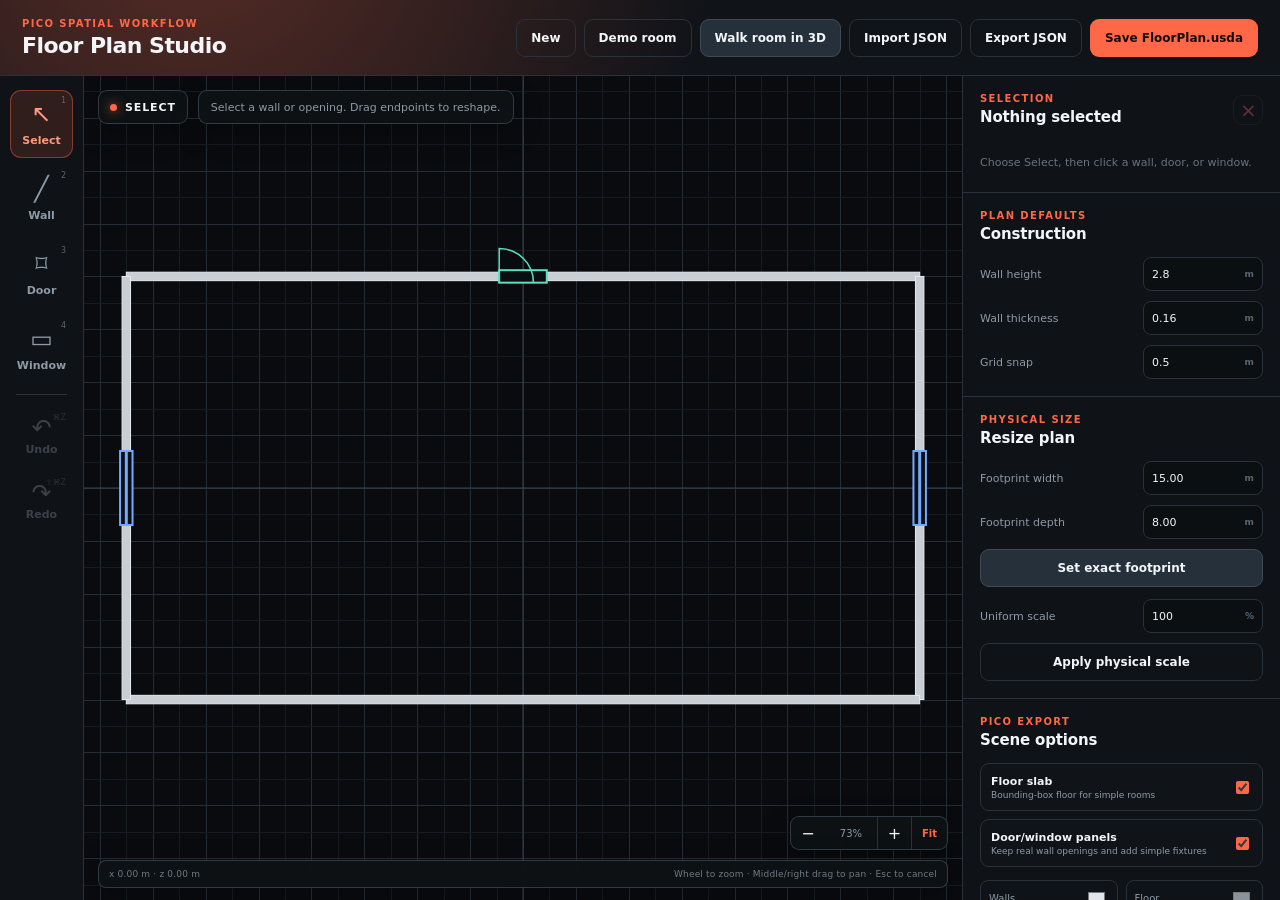
<file: floor-plan-tool/index.html>
<!doctype html>
<html lang="en">
    <head>
        <meta charset="utf-8" />
        <meta name="viewport" content="width=device-width, initial-scale=1" />
        <meta
            name="description"
            content="Draw walls, doors, and windows in plan view and export a PICO Spatial Editor scene."
        />
        <title>PICO Floor Plan Studio</title>
        <link rel="stylesheet" href="styles.css" />
    </head>
    <body>
        <header class="app-header">
            <div>
                <p class="eyebrow">PICO SPATIAL WORKFLOW</p>
                <h1>Floor Plan Studio</h1>
            </div>
            <div class="header-actions">
                <button class="button button-ghost" id="newPlanButton">New</button>
                <button class="button button-ghost" id="demoPlanButton">Demo room</button>
                <button class="button button-secondary" id="walkRoomButton">
                    Walk room in 3D
                </button>
                <button class="button button-ghost" id="importJsonButton">Import JSON</button>
                <button class="button button-ghost" id="exportJsonButton">Export JSON</button>
                <button class="button button-primary" id="saveUsdaButton">
                    Save FloorPlan.usda
                </button>
            </div>
        </header>

        <main class="workspace">
            <aside class="tool-rail" aria-label="Drawing tools">
                <button class="tool-button active" data-mode="select" title="Select (1)">
                    <span class="tool-icon">↖</span>
                    <span>Select</span>
                    <kbd>1</kbd>
                </button>
                <button class="tool-button" data-mode="wall" title="Draw wall (2)">
                    <span class="tool-icon">╱</span>
                    <span>Wall</span>
                    <kbd>2</kbd>
                </button>
                <button class="tool-button" data-mode="door" title="Place door (3)">
                    <span class="tool-icon">⌑</span>
                    <span>Door</span>
                    <kbd>3</kbd>
                </button>
                <button class="tool-button" data-mode="window" title="Place window (4)">
                    <span class="tool-icon">▭</span>
                    <span>Window</span>
                    <kbd>4</kbd>
                </button>
                <div class="tool-divider"></div>
                <button class="tool-button compact" id="undoButton" title="Undo">
                    <span class="tool-icon">↶</span>
                    <span>Undo</span>
                    <kbd>⌘Z</kbd>
                </button>
                <button class="tool-button compact" id="redoButton" title="Redo">
                    <span class="tool-icon">↷</span>
                    <span>Redo</span>
                    <kbd>⇧⌘Z</kbd>
                </button>
            </aside>

            <section class="canvas-shell">
                <canvas id="planCanvas" aria-label="Floor plan drawing canvas"></canvas>
                <div class="canvas-topbar">
                    <div class="mode-chip">
                        <span class="mode-dot"></span>
                        <span id="modeLabel">Select</span>
                    </div>
                    <span class="canvas-hint" id="canvasHint">
                        Select a wall or opening. Drag endpoints to reshape.
                    </span>
                </div>
                <div class="zoom-controls">
                    <button id="zoomOutButton" title="Zoom out">−</button>
                    <span id="zoomLabel">100%</span>
                    <button id="zoomInButton" title="Zoom in">+</button>
                    <button id="fitButton" title="Fit plan">Fit</button>
                </div>
                <div class="canvas-status">
                    <span id="coordinateLabel">x 0.00 m · z 0.00 m</span>
                    <span>Wheel to zoom · Middle/right drag to pan · Esc to cancel</span>
                </div>
            </section>

            <aside class="inspector">
                <section class="panel">
                    <div class="panel-heading">
                        <div>
                            <p class="eyebrow">SELECTION</p>
                            <h2 id="selectionTitle">Nothing selected</h2>
                        </div>
                        <button
                            class="icon-button danger"
                            id="deleteSelectionButton"
                            title="Delete selected item"
                            disabled
                        >
                            ×
                        </button>
                    </div>
                    <div id="selectionProperties" class="properties">
                        <p class="empty-copy">
                            Choose Select, then click a wall, door, or window.
                        </p>
                    </div>
                </section>

                <section class="panel">
                    <div class="panel-heading">
                        <div>
                            <p class="eyebrow">PLAN DEFAULTS</p>
                            <h2>Construction</h2>
                        </div>
                    </div>
                    <div class="form-grid" id="defaultsForm">
                        <label>
                            Wall height
                            <span class="number-field"
                                ><input
                                    type="number"
                                    data-setting="wallHeight"
                                    min="0.2"
                                    step="0.1"
                                /><b>m</b></span
                            >
                        </label>
                        <label>
                            Wall thickness
                            <span class="number-field"
                                ><input
                                    type="number"
                                    data-setting="wallThickness"
                                    min="0.02"
                                    step="0.01"
                                /><b>m</b></span
                            >
                        </label>
                        <label>
                            Grid snap
                            <span class="number-field"
                                ><input
                                    type="number"
                                    data-setting="snap"
                                    min="0.01"
                                    step="0.01"
                                /><b>m</b></span
                            >
                        </label>
                    </div>
                </section>

                <section class="panel">
                    <div class="panel-heading">
                        <div>
                            <p class="eyebrow">PHYSICAL SIZE</p>
                            <h2>Resize plan</h2>
                        </div>
                    </div>
                    <div class="form-grid">
                        <label>
                            Footprint width
                            <span class="number-field"
                                ><input
                                    type="number"
                                    id="planWidthInput"
                                    min="0.1"
                                    step="0.1"
                                /><b>m</b></span
                            >
                        </label>
                        <label>
                            Footprint depth
                            <span class="number-field"
                                ><input
                                    type="number"
                                    id="planDepthInput"
                                    min="0.1"
                                    step="0.1"
                                /><b>m</b></span
                            >
                        </label>
                    </div>
                    <button
                        class="button button-secondary full plan-size-button"
                        id="resizePlanButton"
                    >
                        Set exact footprint
                    </button>
                    <div class="form-grid plan-scale-field">
                        <label>
                            Uniform scale
                            <span class="number-field"
                                ><input
                                    type="number"
                                    id="planScaleInput"
                                    value="100"
                                    min="10"
                                    max="500"
                                    step="1"
                                /><b>%</b></span
                            >
                        </label>
                    </div>
                    <button
                        class="button button-ghost full plan-size-button"
                        id="scalePlanButton"
                    >
                        Apply physical scale
                    </button>
                </section>

                <section class="panel">
                    <div class="panel-heading">
                        <div>
                            <p class="eyebrow">PICO EXPORT</p>
                            <h2>Scene options</h2>
                        </div>
                    </div>
                    <div class="toggle-list">
                        <label class="toggle-row">
                            <span>
                                <strong>Floor slab</strong>
                                <small>Bounding-box floor for simple rooms</small>
                            </span>
                            <input type="checkbox" data-setting="includeFloor" />
                        </label>
                        <label class="toggle-row">
                            <span>
                                <strong>Door/window panels</strong>
                                <small>Keep real wall openings and add simple fixtures</small>
                            </span>
                            <input type="checkbox" data-setting="includeFixtures" />
                        </label>
                    </div>
                    <div class="color-grid">
                        <label>Walls <input type="color" data-setting="wallColor" /></label>
                        <label>Floor <input type="color" data-setting="floorColor" /></label>
                        <label>Doors <input type="color" data-setting="doorColor" /></label>
                        <label>Windows <input type="color" data-setting="windowColor" /></label>
                    </div>
                    <button class="button button-secondary full" id="previewUsdaButton">
                        Preview generated USDA
                    </button>
                    <div class="export-note">
                        <strong>Import workflow</strong>
                        <ol>
                            <li>Save as <code>FloorPlan.usda</code>.</li>
                            <li>
                                Put it in
                                <code
                                    >editor-asset/src/main/res3d/SpatialPackContent/Sources/Scenes/</code
                                >.
                            </li>
                            <li>Rebuild and reinstall the PICO app.</li>
                            <li>Choose <em>Floor plan</em> in the headset scene switcher.</li>
                        </ol>
                    </div>
                </section>
            </aside>
        </main>

        <input type="file" id="jsonFileInput" accept=".json,application/json" hidden />

        <dialog id="usdaDialog">
            <div class="dialog-header">
                <div>
                    <p class="eyebrow">GENERATED SCENE</p>
                    <h2>FloorPlan.usda</h2>
                </div>
                <button class="icon-button" id="closeDialogButton" title="Close">×</button>
            </div>
            <div id="validationMessages"></div>
            <pre id="usdaPreview"></pre>
            <div class="dialog-actions">
                <button class="button button-ghost" id="copyUsdaButton">Copy</button>
                <button class="button button-primary" id="dialogSaveUsdaButton">
                    Save FloorPlan.usda
                </button>
            </div>
        </dialog>

        <section
            class="walkthrough-overlay"
            id="walkthroughOverlay"
            aria-label="Desktop 3D room walkthrough"
            hidden
        >
            <canvas id="walkthroughCanvas" tabindex="0"></canvas>
            <div class="walkthrough-topbar">
                <div>
                    <p class="eyebrow">UNRESTRICTED DESKTOP WALKTHROUGH</p>
                    <strong id="walkthroughPosition">X 0.00 m · Y 1.65 m · Z 0.00 m</strong>
                </div>
                <div class="walkthrough-actions">
                    <button class="button button-ghost" id="walkthroughCollisionButton">
                        Collision: on (C)
                    </button>
                    <button class="button button-ghost" id="walkthroughResetButton">
                        Reset position (R)
                    </button>
                    <button class="button button-primary" id="walkthroughExitButton">
                        Return to plan
                    </button>
                </div>
            </div>
            <div class="walkthrough-crosshair" aria-hidden="true"></div>
            <button class="walkthrough-lock-hint" id="walkthroughLockHint">
                Click the room to capture the mouse
            </button>
            <div class="walkthrough-controls">
                <span><kbd>W A S D</kbd> move</span>
                <span><kbd>Mouse</kbd> look</span>
                <span><kbd>Shift</kbd> sprint</span>
                <span><kbd>C</kbd> collision</span>
                <span>No PICO boundary or fade</span>
            </div>
        </section>

        <div class="toast" id="toast" role="status" aria-live="polite"></div>

        <script src="floorplan-core.js"></script>
        <script src="walkthrough.js"></script>
        <script src="app.js"></script>
    </body>
</html>
</file>
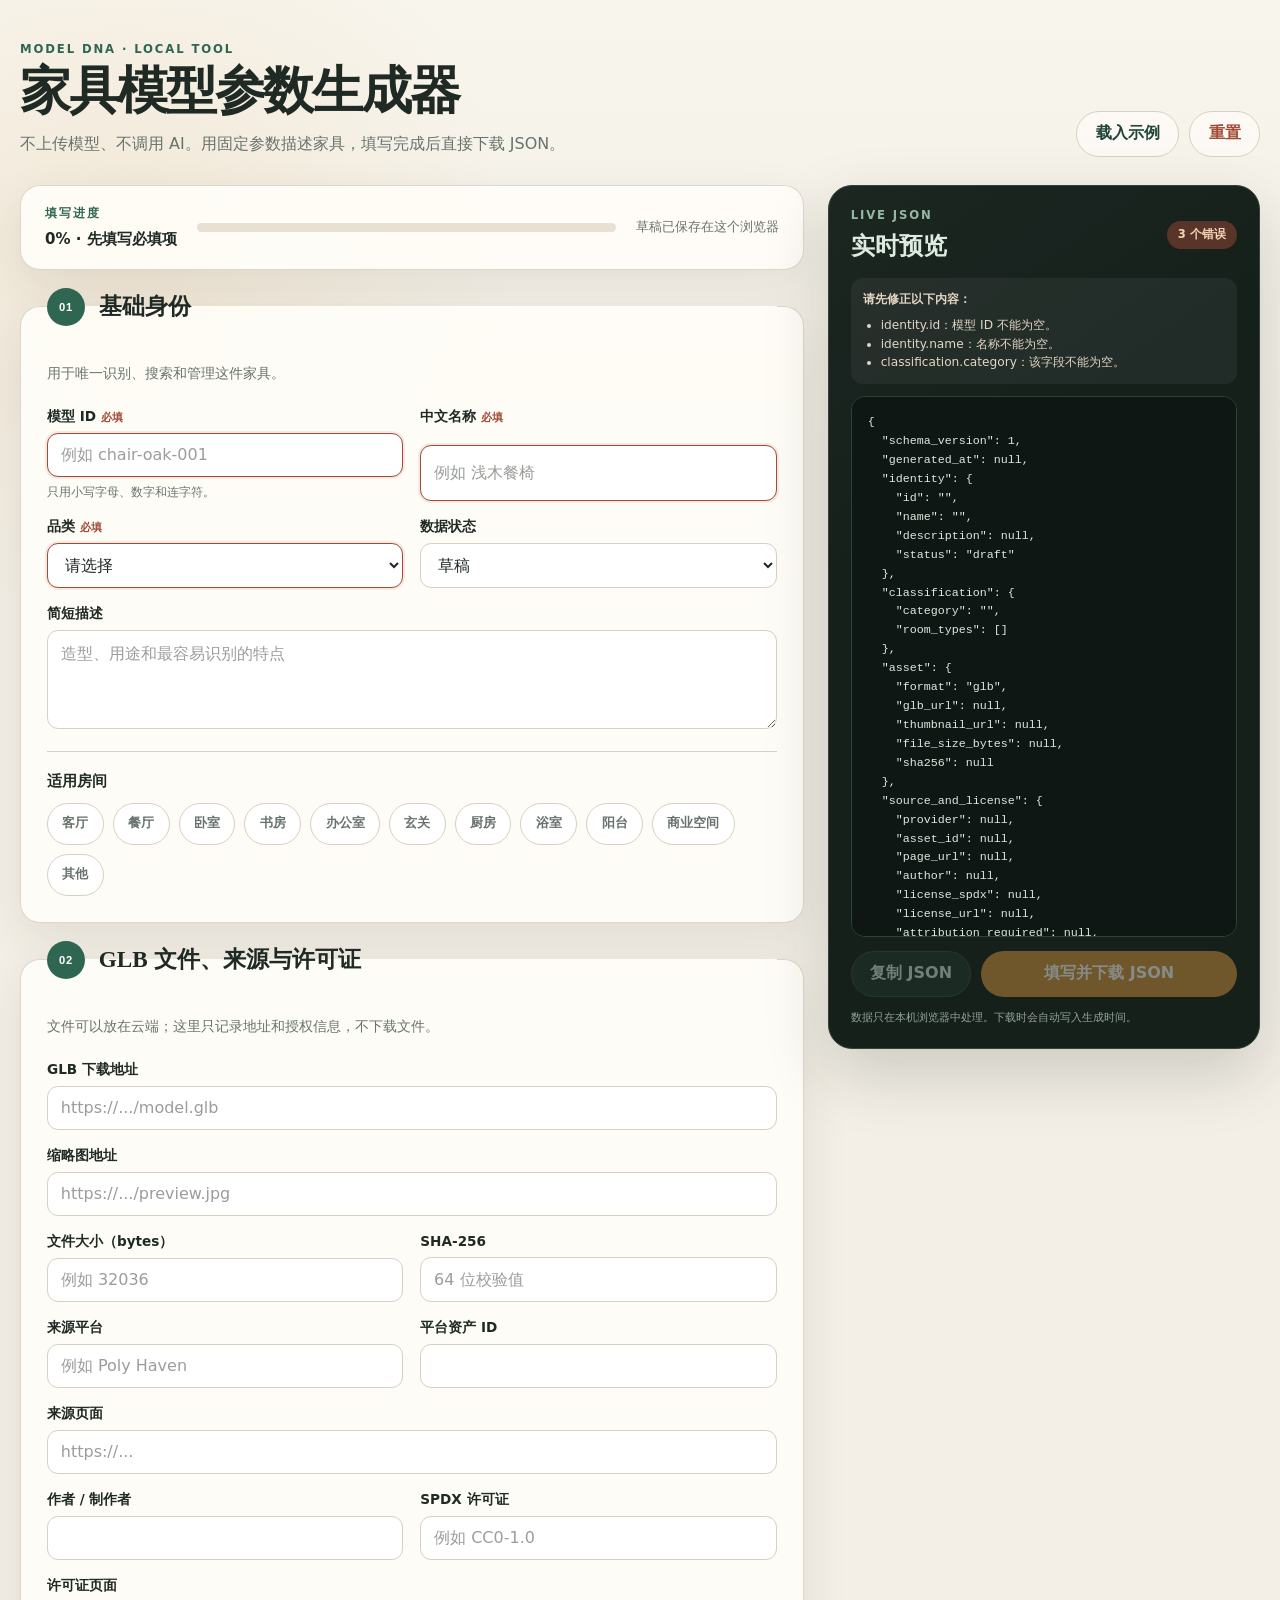
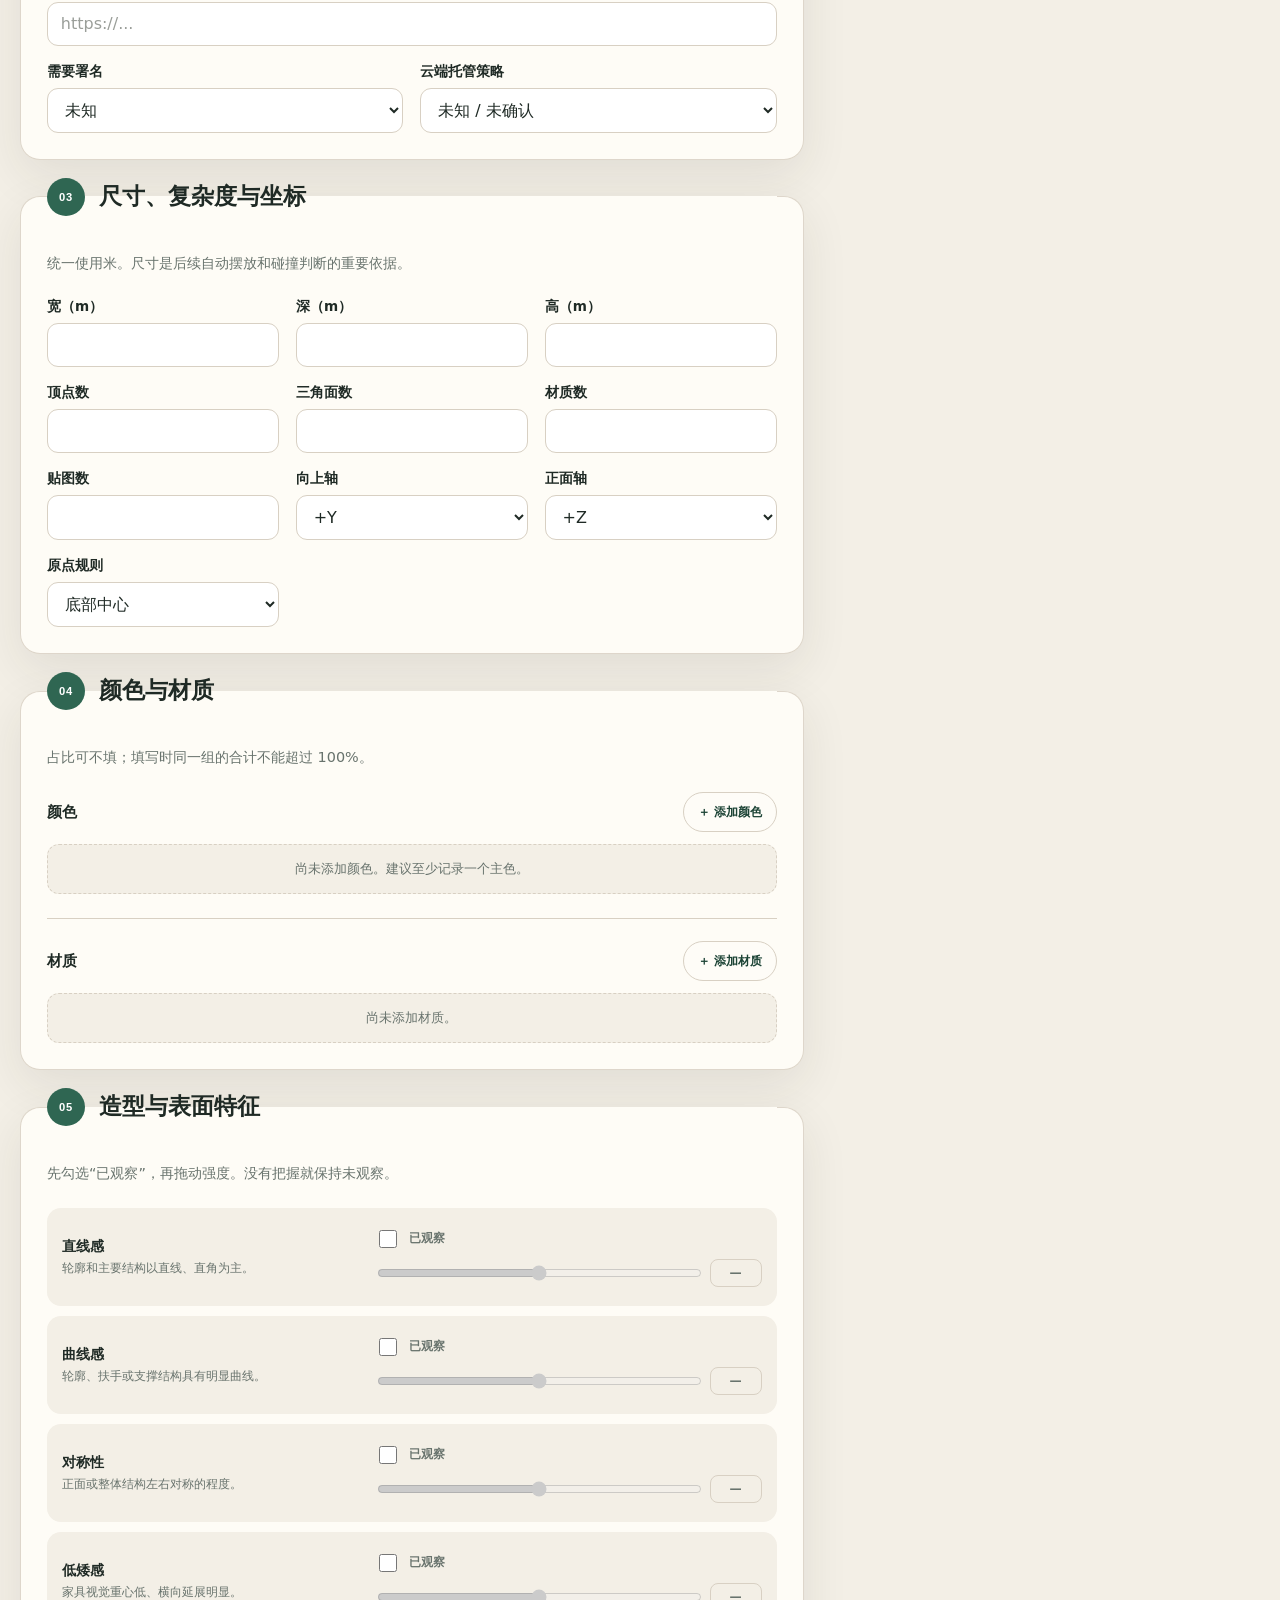
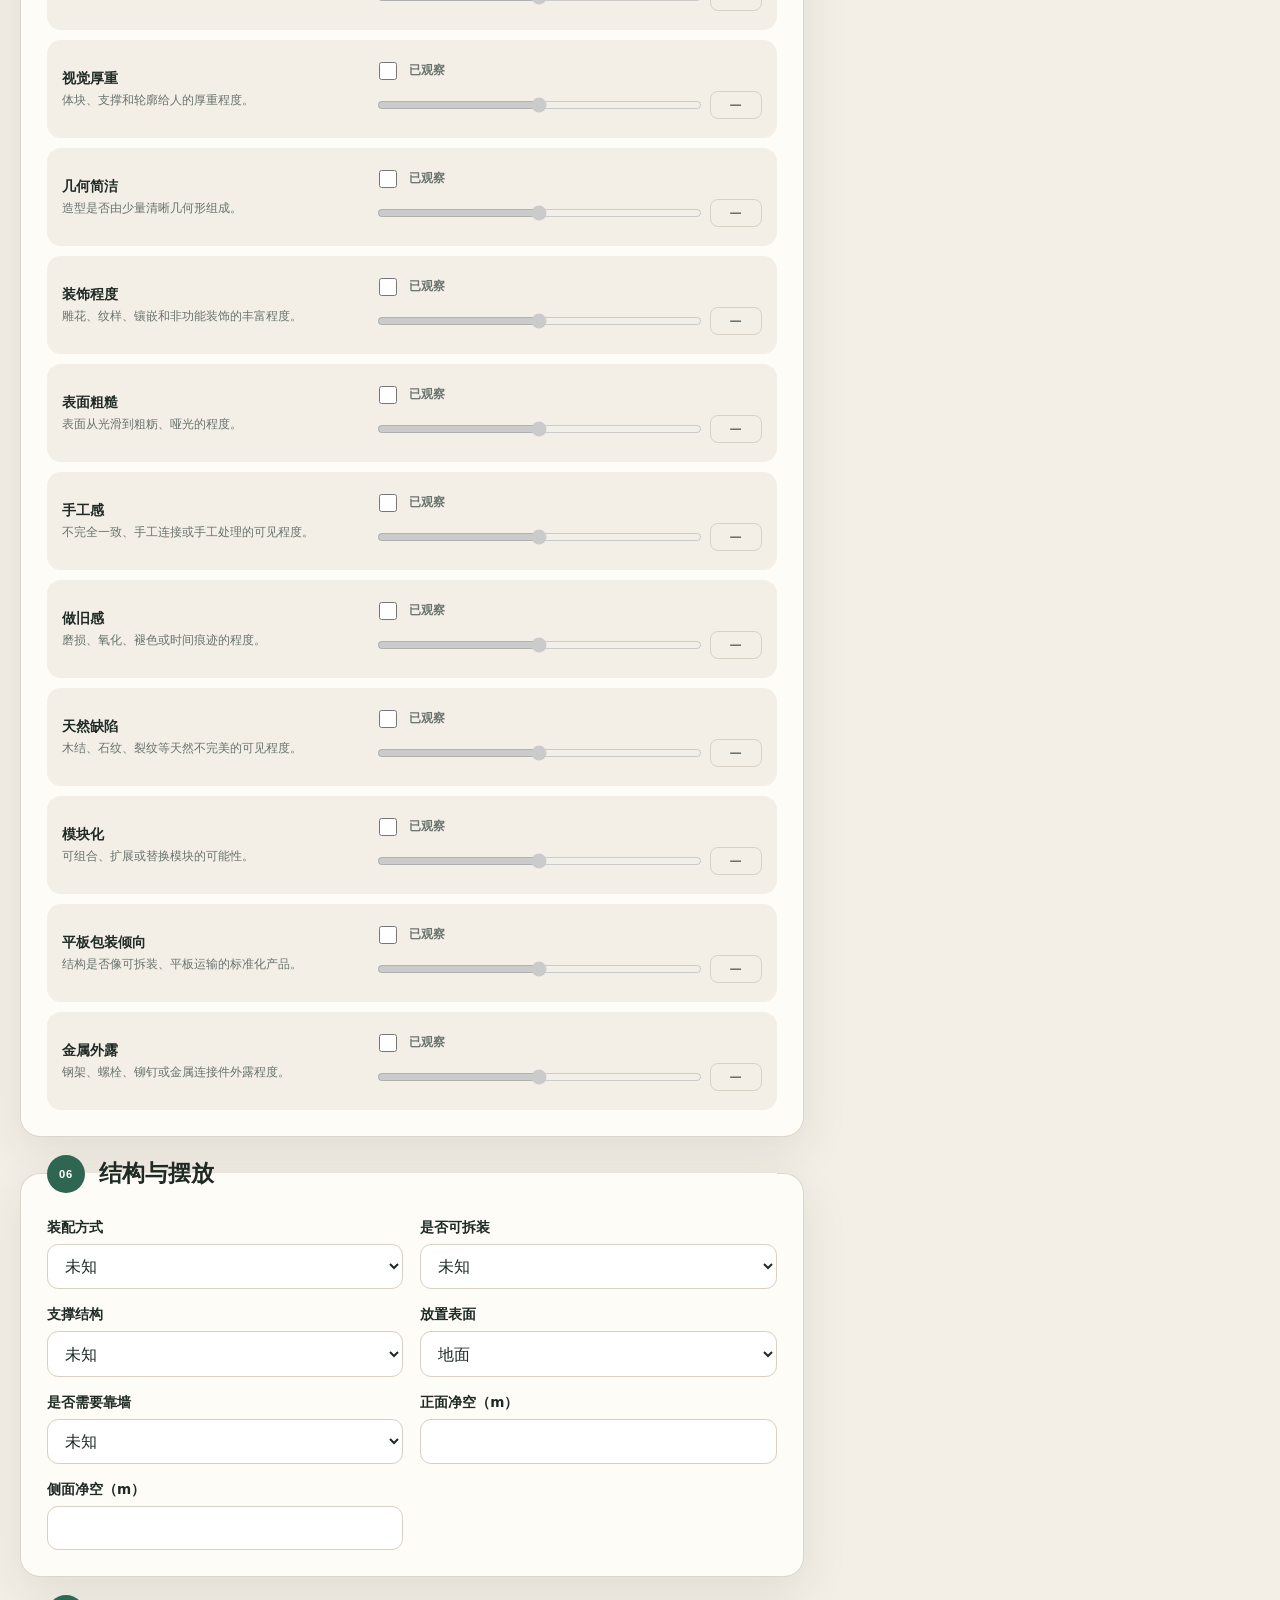
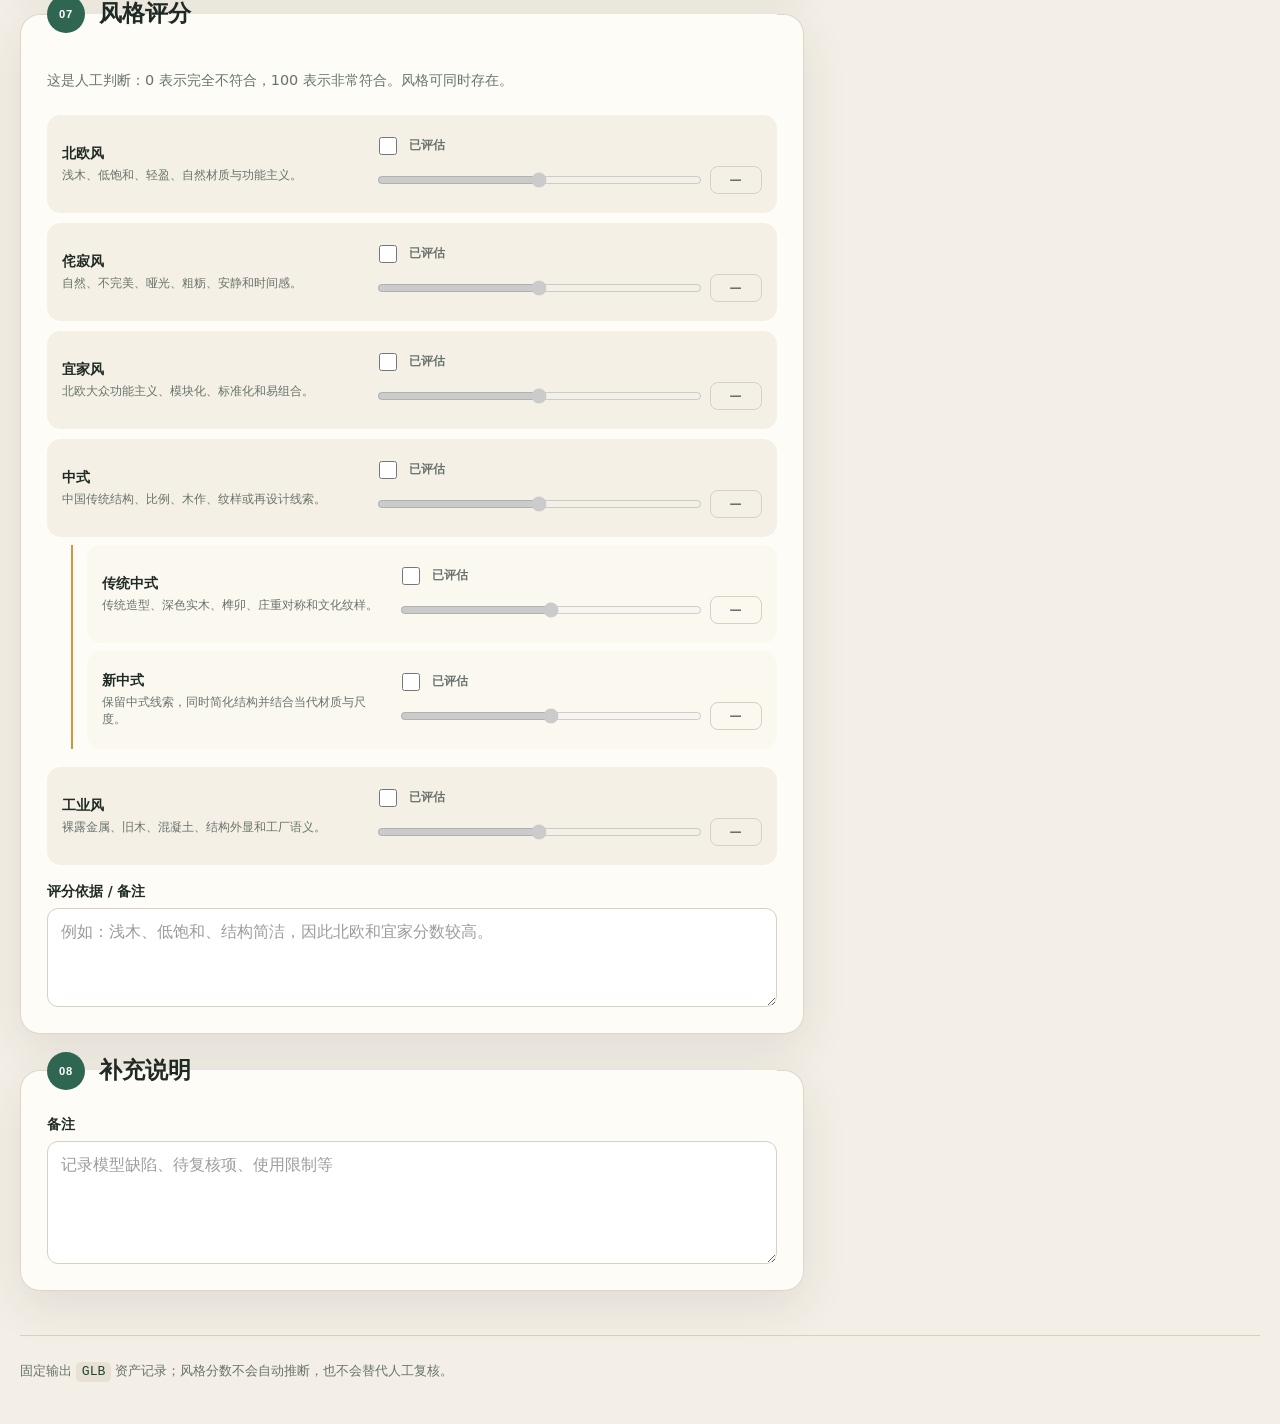
<file: furniture-json-portal/furniture-json-portal/index.html>
<!doctype html>
<html lang="zh-CN">
  <head>
    <meta charset="utf-8">
    <meta name="viewport" content="width=device-width, initial-scale=1">
    <meta
      name="description"
      content="离线填写家具模型参数，实时生成并下载标准 JSON。"
    >
    <title>家具模型参数生成器</title>
    <link rel="stylesheet" href="./styles.css">
  </head>
  <body>
    <a class="skip-link" href="#model-form">跳到填写区域</a>

    <header class="masthead">
      <div class="brand">
        <p class="eyebrow">MODEL DNA · LOCAL TOOL</p>
        <h1>家具模型参数生成器</h1>
        <p>
          不上传模型、不调用 AI。用固定参数描述家具，填写完成后直接下载 JSON。
        </p>
      </div>
      <div class="header-actions" aria-label="页面操作">
        <button class="button button-ghost" id="load-example" type="button">
          载入示例
        </button>
        <button class="button button-ghost danger" id="reset-form" type="button">
          重置
        </button>
      </div>
    </header>

    <main class="workspace">
      <section class="form-column" aria-labelledby="form-title">
        <div class="progress-card">
          <div>
            <p class="eyebrow" id="form-title">填写进度</p>
            <strong id="completion-text">0% · 先填写必填项</strong>
          </div>
          <div
            class="progress-track"
            role="progressbar"
            aria-label="填写完成度"
            aria-valuemin="0"
            aria-valuemax="100"
            aria-valuenow="0"
          >
            <span id="progress-fill"></span>
          </div>
          <p class="save-state" id="save-state">草稿只保存在这个浏览器</p>
        </div>

        <form id="model-form" novalidate>
          <fieldset class="form-card">
            <legend><span>01</span> 基础身份</legend>
            <p class="section-note">用于唯一识别、搜索和管理这件家具。</p>
            <div class="field-grid">
              <label class="field">
                <span>模型 ID <em>必填</em></span>
                <input
                  data-bind="identity.id"
                  name="model_id"
                  autocomplete="off"
                  maxlength="80"
                  placeholder="例如 chair-oak-001"
                  required
                >
                <small>只用小写字母、数字和连字符。</small>
              </label>
              <label class="field">
                <span>中文名称 <em>必填</em></span>
                <input
                  data-bind="identity.name"
                  name="model_name"
                  maxlength="120"
                  placeholder="例如 浅木餐椅"
                  required
                >
              </label>
              <label class="field">
                <span>品类 <em>必填</em></span>
                <select data-bind="classification.category" name="category" required>
                  <option value="">请选择</option>
                  <option value="sofa">沙发</option>
                  <option value="sofa_bed">沙发床</option>
                  <option value="lounge_chair">休闲椅</option>
                  <option value="dining_chair">餐椅</option>
                  <option value="office_chair">办公椅</option>
                  <option value="stool">凳子</option>
                  <option value="bench">长凳</option>
                  <option value="coffee_table">茶几</option>
                  <option value="dining_table">餐桌</option>
                  <option value="desk">书桌</option>
                  <option value="bed">床</option>
                  <option value="nightstand">床头柜</option>
                  <option value="cabinet">柜体</option>
                  <option value="wardrobe">衣柜</option>
                  <option value="shelf">置物架</option>
                  <option value="lighting">灯具</option>
                  <option value="decor">装饰品</option>
                  <option value="other">其他</option>
                </select>
              </label>
              <label class="field">
                <span>数据状态</span>
                <select data-bind="identity.status" name="status">
                  <option value="draft">草稿</option>
                  <option value="reviewed">已复核</option>
                  <option value="approved">已批准</option>
                </select>
              </label>
              <label class="field full">
                <span>简短描述</span>
                <textarea
                  data-bind="identity.description"
                  name="description"
                  rows="3"
                  maxlength="2000"
                  placeholder="造型、用途和最容易识别的特点"
                ></textarea>
              </label>
            </div>
            <div class="subsection">
              <h2>适用房间</h2>
              <div class="chip-grid" id="room-options"></div>
            </div>
          </fieldset>

          <fieldset class="form-card">
            <legend><span>02</span> GLB 文件、来源与许可证</legend>
            <p class="section-note">
              文件可以放在云端；这里只记录地址和授权信息，不下载文件。
            </p>
            <div class="field-grid">
              <label class="field full">
                <span>GLB 下载地址</span>
                <input
                  data-bind="asset.glbUrl"
                  name="glb_url"
                  type="url"
                  inputmode="url"
                  placeholder="https://.../model.glb"
                >
              </label>
              <label class="field full">
                <span>缩略图地址</span>
                <input
                  data-bind="asset.thumbnailUrl"
                  name="thumbnail_url"
                  type="url"
                  inputmode="url"
                  placeholder="https://.../preview.jpg"
                >
              </label>
              <label class="field">
                <span>文件大小（bytes）</span>
                <input
                  data-bind="asset.fileSizeBytes"
                  name="file_size_bytes"
                  type="number"
                  inputmode="numeric"
                  min="0"
                  step="1"
                  placeholder="例如 32036"
                >
              </label>
              <label class="field">
                <span>SHA-256</span>
                <input
                  data-bind="asset.sha256"
                  name="sha256"
                  maxlength="64"
                  autocomplete="off"
                  placeholder="64 位校验值"
                >
              </label>
              <label class="field">
                <span>来源平台</span>
                <input
                  data-bind="source.provider"
                  name="provider"
                  maxlength="240"
                  placeholder="例如 Poly Haven"
                >
              </label>
              <label class="field">
                <span>平台资产 ID</span>
                <input
                  data-bind="source.assetId"
                  name="source_asset_id"
                  maxlength="240"
                >
              </label>
              <label class="field full">
                <span>来源页面</span>
                <input
                  data-bind="source.pageUrl"
                  name="source_page_url"
                  type="url"
                  inputmode="url"
                  placeholder="https://..."
                >
              </label>
              <label class="field">
                <span>作者 / 制作者</span>
                <input data-bind="source.author" name="author" maxlength="240">
              </label>
              <label class="field">
                <span>SPDX 许可证</span>
                <input
                  data-bind="source.licenseSpdx"
                  name="license_spdx"
                  maxlength="240"
                  placeholder="例如 CC0-1.0"
                >
              </label>
              <label class="field full">
                <span>许可证页面</span>
                <input
                  data-bind="source.licenseUrl"
                  name="license_url"
                  type="url"
                  inputmode="url"
                  placeholder="https://..."
                >
              </label>
              <label class="field">
                <span>需要署名</span>
                <select data-bind="source.attributionRequired" name="attribution">
                  <option value="">未知</option>
                  <option value="true">是</option>
                  <option value="false">否</option>
                </select>
              </label>
              <label class="field">
                <span>云端托管策略</span>
                <select data-bind="source.hostingPolicy" name="hosting_policy">
                  <option value="">未知 / 未确认</option>
                  <option value="self_hosted">允许自行托管</option>
                  <option value="external_only">只能保留外部链接</option>
                  <option value="blocked">不允许使用</option>
                </select>
              </label>
            </div>
          </fieldset>

          <fieldset class="form-card">
            <legend><span>03</span> 尺寸、复杂度与坐标</legend>
            <p class="section-note">
              统一使用米。尺寸是后续自动摆放和碰撞判断的重要依据。
            </p>
            <div class="field-grid thirds">
              <label class="field">
                <span>宽（m）</span>
                <input data-bind="geometry.widthM" type="number" min="0" step="any" inputmode="decimal">
              </label>
              <label class="field">
                <span>深（m）</span>
                <input data-bind="geometry.depthM" type="number" min="0" step="any" inputmode="decimal">
              </label>
              <label class="field">
                <span>高（m）</span>
                <input data-bind="geometry.heightM" type="number" min="0" step="any" inputmode="decimal">
              </label>
              <label class="field">
                <span>顶点数</span>
                <input data-bind="geometry.vertexCount" type="number" min="0" step="1" inputmode="numeric">
              </label>
              <label class="field">
                <span>三角面数</span>
                <input data-bind="geometry.triangleCount" type="number" min="0" step="1" inputmode="numeric">
              </label>
              <label class="field">
                <span>材质数</span>
                <input data-bind="geometry.materialCount" type="number" min="0" step="1" inputmode="numeric">
              </label>
              <label class="field">
                <span>贴图数</span>
                <input data-bind="geometry.textureCount" type="number" min="0" step="1" inputmode="numeric">
              </label>
              <label class="field">
                <span>向上轴</span>
                <select data-bind="coordinates.upAxis">
                  <option value="+Y">+Y</option>
                  <option value="+Z">+Z</option>
                </select>
              </label>
              <label class="field">
                <span>正面轴</span>
                <select data-bind="coordinates.forwardAxis">
                  <option value="+Z">+Z</option>
                  <option value="-Z">-Z</option>
                  <option value="+X">+X</option>
                  <option value="-X">-X</option>
                  <option value="+Y">+Y</option>
                  <option value="-Y">-Y</option>
                </select>
              </label>
              <label class="field">
                <span>原点规则</span>
                <select data-bind="coordinates.originRule">
                  <option value="bottom_center">底部中心</option>
                  <option value="center">模型中心</option>
                  <option value="custom">自定义</option>
                  <option value="unknown">未知</option>
                </select>
              </label>
            </div>
          </fieldset>

          <fieldset class="form-card">
            <legend><span>04</span> 颜色与材质</legend>
            <p class="section-note">
              占比可不填；填写时同一组的合计不能超过 100%。
            </p>
            <div class="list-heading">
              <h2>颜色</h2>
              <button class="mini-button" id="add-color" type="button">＋ 添加颜色</button>
            </div>
            <div class="row-list" id="color-list"></div>
            <div class="list-heading material-heading">
              <h2>材质</h2>
              <button class="mini-button" id="add-material" type="button">＋ 添加材质</button>
            </div>
            <div class="row-list" id="material-list"></div>
          </fieldset>

          <fieldset class="form-card">
            <legend><span>05</span> 造型与表面特征</legend>
            <p class="section-note">
              先勾选“已观察”，再拖动强度。没有把握就保持未观察。
            </p>
            <div class="slider-list" id="feature-list"></div>
          </fieldset>

          <fieldset class="form-card">
            <legend><span>06</span> 结构与摆放</legend>
            <div class="field-grid">
              <label class="field">
                <span>装配方式</span>
                <select data-bind="construction.assemblyType">
                  <option value="fixed">固定结构</option>
                  <option value="knock_down">可拆装结构</option>
                  <option value="modular">模块化结构</option>
                  <option value="unknown">未知</option>
                </select>
              </label>
              <label class="field">
                <span>是否可拆装</span>
                <select data-bind="construction.detachable">
                  <option value="">未知</option>
                  <option value="true">是</option>
                  <option value="false">否</option>
                </select>
              </label>
              <label class="field">
                <span>支撑结构</span>
                <select data-bind="construction.supportType">
                  <option value="floor_base">落地底座</option>
                  <option value="legs">腿式支撑</option>
                  <option value="pedestal">中柱 / 台座</option>
                  <option value="wall_mounted">壁挂</option>
                  <option value="suspended">悬吊</option>
                  <option value="mixed">混合</option>
                  <option value="unknown">未知</option>
                </select>
              </label>
              <label class="field">
                <span>放置表面</span>
                <select data-bind="placement.supportSurface">
                  <option value="floor">地面</option>
                  <option value="wall">墙面</option>
                  <option value="ceiling">天花</option>
                  <option value="tabletop">台面</option>
                  <option value="other">其他</option>
                </select>
              </label>
              <label class="field">
                <span>是否需要靠墙</span>
                <select data-bind="placement.againstWall">
                  <option value="">未知</option>
                  <option value="true">是</option>
                  <option value="false">否</option>
                </select>
              </label>
              <label class="field">
                <span>正面净空（m）</span>
                <input data-bind="placement.frontClearanceM" type="number" min="0" step="any" inputmode="decimal">
              </label>
              <label class="field">
                <span>侧面净空（m）</span>
                <input data-bind="placement.sideClearanceM" type="number" min="0" step="any" inputmode="decimal">
              </label>
            </div>
          </fieldset>

          <fieldset class="form-card">
            <legend><span>07</span> 风格评分</legend>
            <p class="section-note">
              这是人工判断：0 表示完全不符合，100 表示非常符合。风格可同时存在。
            </p>
            <div class="slider-list style-list" id="style-list"></div>
            <label class="field full top-gap">
              <span>评分依据 / 备注</span>
              <textarea
                data-bind="assessmentNotes"
                rows="3"
                maxlength="2000"
                placeholder="例如：浅木、低饱和、结构简洁，因此北欧和宜家分数较高。"
              ></textarea>
            </label>
          </fieldset>

          <fieldset class="form-card">
            <legend><span>08</span> 补充说明</legend>
            <label class="field full">
              <span>备注</span>
              <textarea
                data-bind="notes"
                rows="4"
                maxlength="2000"
                placeholder="记录模型缺陷、待复核项、使用限制等"
              ></textarea>
            </label>
          </fieldset>
        </form>
      </section>

      <aside class="preview-column" aria-labelledby="preview-title">
        <div class="preview-panel">
          <div class="preview-header">
            <div>
              <p class="eyebrow">LIVE JSON</p>
              <h2 id="preview-title">实时预览</h2>
            </div>
            <span class="status-badge invalid" id="validity-badge">待完善</span>
          </div>
          <div class="issue-box" id="issue-box">
            <p id="issue-summary">填写 ID、名称和品类后即可下载。</p>
            <ul id="issue-list"></ul>
          </div>
          <pre class="json-preview" id="json-preview" tabindex="0"></pre>
          <div class="preview-actions">
            <button class="button button-secondary" id="copy-json" type="button" disabled>
              复制 JSON
            </button>
            <button class="button button-primary" id="download-json" type="button" disabled>
              填写并下载 JSON
            </button>
          </div>
          <p class="privacy-note">
            数据只在本机浏览器中处理。下载时会自动写入生成时间。
          </p>
        </div>
      </aside>
    </main>

    <footer>
      <p>
        固定输出 <code>GLB</code> 资产记录；风格分数不会自动推断，也不会替代人工复核。
      </p>
    </footer>

    <div class="toast" id="toast" role="status" aria-live="polite"></div>
    <script src="./core.js"></script>
    <script src="./app.js"></script>
  </body>
</html>
</file>
<file: floor-plan-tool/styles.css>
:root {
    color-scheme: dark;
    --bg: #0b0d10;
    --panel: #12161b;
    --panel-2: #171c22;
    --line: #29313a;
    --line-bright: #3a4652;
    --text: #f3f6f8;
    --muted: #8e9aa6;
    --accent: #ff6847;
    --accent-soft: rgba(255, 104, 71, 0.14);
    --teal: #5ce0c0;
    --blue: #72aaff;
    --yellow: #ffd166;
    --danger: #ff667a;
    --shadow: 0 20px 60px rgba(0, 0, 0, 0.38);
    font-family:
        Inter, ui-sans-serif, system-ui, -apple-system, BlinkMacSystemFont, "Segoe UI",
        sans-serif;
}

* {
    box-sizing: border-box;
}

html,
body {
    width: 100%;
    height: 100%;
    margin: 0;
    overflow: hidden;
    background: var(--bg);
    color: var(--text);
}

button,
input {
    font: inherit;
}

button {
    color: inherit;
}

.app-header {
    height: 76px;
    display: flex;
    align-items: center;
    justify-content: space-between;
    gap: 24px;
    padding: 0 22px;
    border-bottom: 1px solid var(--line);
    background:
        radial-gradient(circle at 15% -120%, rgba(255, 104, 71, 0.3), transparent 48%),
        #101318;
}

h1,
h2,
p {
    margin: 0;
}

h1 {
    font-size: 22px;
    letter-spacing: -0.025em;
}

h2 {
    font-size: 15px;
    letter-spacing: -0.01em;
}

.eyebrow {
    margin-bottom: 4px;
    color: var(--accent);
    font-size: 10px;
    font-weight: 800;
    letter-spacing: 0.14em;
}

.header-actions {
    display: flex;
    align-items: center;
    gap: 8px;
}

.button,
.icon-button {
    border: 1px solid transparent;
    border-radius: 9px;
    cursor: pointer;
    transition:
        background 150ms ease,
        border-color 150ms ease,
        transform 150ms ease;
}

.button {
    min-height: 38px;
    padding: 0 14px;
    font-size: 12px;
    font-weight: 700;
}

.button:hover,
.icon-button:hover {
    transform: translateY(-1px);
}

.button:active,
.icon-button:active {
    transform: translateY(0);
}

.button-primary {
    background: var(--accent);
    color: #160a06;
}

.button-primary:hover {
    background: #ff8064;
}

.button-secondary {
    border-color: #3e4b56;
    background: #25303a;
}

.button-secondary:hover {
    background: #303d49;
}

.button-ghost {
    border-color: var(--line);
    background: transparent;
}

.button-ghost:hover {
    border-color: var(--line-bright);
    background: rgba(255, 255, 255, 0.045);
}

.button.full {
    width: 100%;
}

.workspace {
    height: calc(100% - 76px);
    display: grid;
    grid-template-columns: 84px minmax(420px, 1fr) 318px;
}

.tool-rail {
    padding: 14px 10px;
    border-right: 1px solid var(--line);
    background: #0f1216;
}

.tool-button {
    position: relative;
    width: 100%;
    min-height: 68px;
    margin-bottom: 7px;
    display: grid;
    place-items: center;
    gap: 3px;
    padding: 8px 4px;
    border: 1px solid transparent;
    border-radius: 11px;
    background: transparent;
    color: var(--muted);
    cursor: pointer;
}

.tool-button:hover {
    border-color: var(--line);
    background: var(--panel-2);
    color: var(--text);
}

.tool-button.active {
    border-color: rgba(255, 104, 71, 0.42);
    background: var(--accent-soft);
    color: #ff9a82;
}

.tool-button.compact {
    min-height: 58px;
}

.tool-icon {
    font-size: 24px;
    line-height: 1;
}

.tool-button > span:nth-child(2) {
    font-size: 11px;
    font-weight: 700;
}

kbd {
    position: absolute;
    top: 5px;
    right: 6px;
    color: #59646e;
    font-family: inherit;
    font-size: 8px;
}

.tool-divider {
    height: 1px;
    margin: 11px 6px 12px;
    background: var(--line);
}

.canvas-shell {
    position: relative;
    min-width: 0;
    min-height: 0;
    overflow: hidden;
    background: #090b0e;
}

#planCanvas {
    width: 100%;
    height: 100%;
    display: block;
    cursor: crosshair;
    touch-action: none;
}

.canvas-topbar {
    position: absolute;
    top: 14px;
    left: 14px;
    right: 14px;
    display: flex;
    align-items: center;
    gap: 10px;
    pointer-events: none;
}

.mode-chip,
.canvas-hint,
.zoom-controls,
.canvas-status {
    border: 1px solid rgba(74, 86, 98, 0.62);
    background: rgba(14, 18, 22, 0.9);
    box-shadow: 0 8px 30px rgba(0, 0, 0, 0.24);
    backdrop-filter: blur(12px);
}

.mode-chip,
.canvas-hint {
    min-height: 34px;
    display: flex;
    align-items: center;
    border-radius: 9px;
}

.mode-chip {
    gap: 8px;
    padding: 0 11px;
    font-size: 11px;
    font-weight: 800;
    text-transform: uppercase;
    letter-spacing: 0.08em;
}

.mode-dot {
    width: 7px;
    height: 7px;
    border-radius: 50%;
    background: var(--accent);
    box-shadow: 0 0 12px var(--accent);
}

.canvas-hint {
    max-width: min(520px, 55vw);
    padding: 0 12px;
    overflow: hidden;
    color: var(--muted);
    font-size: 11px;
    text-overflow: ellipsis;
    white-space: nowrap;
}

.zoom-controls {
    position: absolute;
    right: 14px;
    bottom: 50px;
    height: 34px;
    display: flex;
    align-items: center;
    overflow: hidden;
    border-radius: 9px;
}

.zoom-controls button {
    height: 100%;
    min-width: 34px;
    border: 0;
    border-left: 1px solid var(--line);
    background: transparent;
    cursor: pointer;
}

.zoom-controls button:first-child {
    border-left: 0;
}

.zoom-controls button:hover {
    background: rgba(255, 255, 255, 0.06);
}

#zoomLabel {
    min-width: 52px;
    color: var(--muted);
    text-align: center;
    font-size: 10px;
}

#fitButton {
    padding: 0 10px;
    color: var(--accent);
    font-size: 10px;
    font-weight: 800;
}

.canvas-status {
    position: absolute;
    right: 14px;
    bottom: 12px;
    left: 14px;
    min-height: 28px;
    display: flex;
    align-items: center;
    justify-content: space-between;
    padding: 0 10px;
    border-radius: 8px;
    color: #6f7b86;
    font-size: 9px;
    letter-spacing: 0.02em;
}

.inspector {
    min-width: 0;
    overflow-x: hidden;
    overflow-y: auto;
    border-left: 1px solid var(--line);
    background: #0f1216;
}

.panel {
    padding: 17px;
    border-bottom: 1px solid var(--line);
}

.panel-heading {
    display: flex;
    align-items: center;
    justify-content: space-between;
    gap: 12px;
    margin-bottom: 14px;
}

.icon-button {
    width: 30px;
    height: 30px;
    border-color: var(--line);
    background: transparent;
    font-size: 20px;
    line-height: 1;
}

.icon-button:hover {
    background: rgba(255, 255, 255, 0.05);
}

.icon-button.danger {
    color: var(--danger);
}

.icon-button:disabled,
.button:disabled,
.tool-button:disabled {
    cursor: default;
    opacity: 0.35;
    transform: none;
}

.empty-copy {
    padding: 14px 0 4px;
    color: #69747e;
    font-size: 11px;
    line-height: 1.55;
}

.properties,
.form-grid {
    display: grid;
    gap: 10px;
}

.property-row,
.form-grid label {
    display: grid;
    grid-template-columns: minmax(0, 1fr) 120px;
    align-items: center;
    gap: 10px;
    color: var(--muted);
    font-size: 11px;
}

.number-field {
    height: 34px;
    display: flex;
    align-items: center;
    overflow: hidden;
    border: 1px solid var(--line);
    border-radius: 8px;
    background: #0c0f12;
}

.number-field:focus-within {
    border-color: rgba(255, 104, 71, 0.7);
    box-shadow: 0 0 0 2px rgba(255, 104, 71, 0.1);
}

.number-field input {
    width: 100%;
    min-width: 0;
    height: 100%;
    padding: 0 8px;
    border: 0;
    outline: 0;
    background: transparent;
    color: var(--text);
    font-size: 11px;
}

.number-field b {
    padding-right: 8px;
    color: #59646e;
    font-size: 9px;
}

.plan-size-button {
    margin-top: 10px;
}

.plan-scale-field {
    margin-top: 12px;
}

.readonly-value {
    color: var(--text);
    text-align: right;
    font-variant-numeric: tabular-nums;
}

.toggle-list {
    display: grid;
    gap: 8px;
    margin-bottom: 13px;
}

.toggle-row {
    min-height: 48px;
    display: flex;
    align-items: center;
    justify-content: space-between;
    gap: 12px;
    padding: 8px 10px;
    border: 1px solid var(--line);
    border-radius: 9px;
    background: #101419;
    cursor: pointer;
}

.toggle-row strong,
.toggle-row small {
    display: block;
}

.toggle-row strong {
    margin-bottom: 2px;
    font-size: 11px;
}

.toggle-row small {
    color: var(--muted);
    font-size: 9px;
}

.toggle-row input {
    accent-color: var(--accent);
}

.color-grid {
    display: grid;
    grid-template-columns: repeat(2, minmax(0, 1fr));
    gap: 8px;
    margin-bottom: 13px;
}

.color-grid label {
    min-height: 36px;
    display: flex;
    align-items: center;
    justify-content: space-between;
    gap: 8px;
    padding: 0 8px;
    border: 1px solid var(--line);
    border-radius: 8px;
    color: var(--muted);
    font-size: 10px;
}

input[type="color"] {
    width: 25px;
    height: 25px;
    padding: 2px;
    border: 0;
    border-radius: 6px;
    background: transparent;
    cursor: pointer;
}

.export-note {
    margin-top: 13px;
    padding: 12px;
    border: 1px dashed #35404b;
    border-radius: 9px;
    background: rgba(114, 170, 255, 0.04);
    color: var(--muted);
    font-size: 9px;
    line-height: 1.5;
}

.export-note strong {
    color: var(--blue);
}

.export-note ol {
    margin: 7px 0 0;
    padding-left: 17px;
}

.export-note li + li {
    margin-top: 4px;
}

code {
    color: #b8c6d2;
    font-family: "SFMono-Regular", Consolas, monospace;
    word-break: break-word;
}

dialog {
    width: min(900px, calc(100vw - 48px));
    max-height: calc(100vh - 48px);
    padding: 0;
    overflow: hidden;
    border: 1px solid var(--line-bright);
    border-radius: 14px;
    background: #101419;
    color: var(--text);
    box-shadow: var(--shadow);
}

dialog::backdrop {
    background: rgba(3, 5, 7, 0.78);
    backdrop-filter: blur(5px);
}

.dialog-header,
.dialog-actions {
    display: flex;
    align-items: center;
    justify-content: space-between;
    gap: 12px;
    padding: 14px 16px;
}

.dialog-header {
    border-bottom: 1px solid var(--line);
}

.dialog-actions {
    justify-content: flex-end;
    border-top: 1px solid var(--line);
}

#usdaPreview {
    max-height: calc(100vh - 220px);
    margin: 0;
    overflow: auto;
    padding: 18px;
    background: #090c0f;
    color: #b8c8d5;
    font: 11px/1.55 "SFMono-Regular", Consolas, monospace;
    tab-size: 4;
}

#validationMessages:not(:empty) {
    padding: 10px 16px;
    border-bottom: 1px solid rgba(255, 209, 102, 0.25);
    background: rgba(255, 209, 102, 0.08);
    color: var(--yellow);
    font-size: 10px;
}

.walkthrough-overlay {
    position: fixed;
    z-index: 100;
    inset: 0;
    overflow: hidden;
    background: #07101a;
}

.walkthrough-overlay[hidden] {
    display: none;
}

#walkthroughCanvas {
    width: 100%;
    height: 100%;
    display: block;
    outline: none;
    cursor: crosshair;
}

.walkthrough-topbar {
    position: absolute;
    z-index: 2;
    top: 18px;
    right: 18px;
    left: 18px;
    min-height: 68px;
    display: flex;
    align-items: center;
    justify-content: space-between;
    gap: 18px;
    padding: 12px 14px;
    border: 1px solid rgba(255, 255, 255, 0.14);
    border-radius: 13px;
    background: rgba(8, 12, 17, 0.82);
    box-shadow: var(--shadow);
    backdrop-filter: blur(14px);
    pointer-events: none;
}

.walkthrough-topbar strong {
    font: 600 13px/1.4 "SFMono-Regular", Consolas, monospace;
}

.walkthrough-actions {
    display: flex;
    align-items: center;
    gap: 8px;
    pointer-events: auto;
}

#walkthroughCollisionButton.active {
    border-color: rgba(92, 224, 192, 0.55);
    background: rgba(92, 224, 192, 0.12);
    color: var(--teal);
}

.walkthrough-crosshair {
    position: absolute;
    z-index: 1;
    top: 50%;
    left: 50%;
    width: 18px;
    height: 18px;
    border: 2px solid rgba(255, 255, 255, 0.72);
    border-radius: 50%;
    box-shadow: 0 0 0 1px rgba(0, 0, 0, 0.5);
    pointer-events: none;
    transform: translate(-50%, -50%);
}

.walkthrough-crosshair::after {
    content: "";
    position: absolute;
    top: 50%;
    left: 50%;
    width: 3px;
    height: 3px;
    border-radius: 50%;
    background: #fff;
    transform: translate(-50%, -50%);
}

.walkthrough-lock-hint {
    position: absolute;
    z-index: 3;
    top: 50%;
    left: 50%;
    min-height: 48px;
    padding: 0 20px;
    border: 1px solid rgba(255, 104, 71, 0.62);
    border-radius: 999px;
    background: rgba(14, 17, 21, 0.9);
    box-shadow: var(--shadow);
    color: #ffad99;
    cursor: pointer;
    font-weight: 750;
    transform: translate(-50%, 38px);
    transition:
        opacity 160ms ease,
        transform 160ms ease;
}

.walkthrough-lock-hint.hidden {
    opacity: 0;
    pointer-events: none;
    transform: translate(-50%, 48px);
}

.walkthrough-controls {
    position: absolute;
    z-index: 2;
    right: 18px;
    bottom: 18px;
    left: 18px;
    min-height: 48px;
    display: flex;
    align-items: center;
    justify-content: center;
    flex-wrap: wrap;
    gap: 10px 20px;
    padding: 10px 15px;
    border: 1px solid rgba(255, 255, 255, 0.12);
    border-radius: 12px;
    background: rgba(8, 12, 17, 0.78);
    color: #aeb9c3;
    font-size: 11px;
    backdrop-filter: blur(12px);
    pointer-events: none;
}

.walkthrough-controls kbd {
    position: static;
    display: inline-block;
    margin-right: 4px;
    padding: 3px 6px;
    border: 1px solid #46515c;
    border-radius: 5px;
    background: #20262d;
    color: #f4f7f9;
    font-size: 10px;
}

.walkthrough-controls span:last-child {
    color: var(--teal);
    font-weight: 750;
}

.toast {
    position: fixed;
    z-index: 20;
    right: 18px;
    bottom: 18px;
    max-width: 360px;
    padding: 11px 14px;
    border: 1px solid var(--line-bright);
    border-radius: 9px;
    background: #1b2229;
    box-shadow: var(--shadow);
    color: var(--text);
    font-size: 11px;
    opacity: 0;
    pointer-events: none;
    transform: translateY(8px);
    transition:
        opacity 180ms ease,
        transform 180ms ease;
}

.toast.visible {
    opacity: 1;
    transform: translateY(0);
}

@media (max-width: 980px) {
    .workspace {
        grid-template-columns: 72px minmax(360px, 1fr) 280px;
    }

    .header-actions .button-ghost:nth-child(-n + 2) {
        display: none;
    }

    .property-row,
    .form-grid label {
        grid-template-columns: minmax(0, 1fr) 108px;
    }
}
</file>
<file: furniture-json-portal/furniture-json-portal/styles.css>
:root {
  color-scheme: light;
  --paper: #f3efe6;
  --paper-deep: #e8e0d2;
  --card: #fffdf8;
  --ink: #1f2a25;
  --muted: #68736d;
  --line: #d8d0c3;
  --forest: #2f6652;
  --forest-dark: #1d4436;
  --amber: #d4933d;
  --rust: #a24a35;
  --code: #15201b;
  --code-ink: #dceadf;
  --shadow: 0 16px 48px rgb(49 43 32 / 9%);
  --radius: 20px;
  font-family:
    Inter, "SF Pro Text", "PingFang SC", "Microsoft YaHei", system-ui,
    sans-serif;
}

* {
  box-sizing: border-box;
}

html {
  scroll-behavior: smooth;
}

body {
  min-width: 320px;
  margin: 0;
  color: var(--ink);
  background:
    radial-gradient(circle at 10% 4%, rgb(212 147 61 / 11%), transparent 24rem),
    linear-gradient(180deg, #f8f5ed 0, var(--paper) 28rem);
}

button,
input,
select,
textarea {
  font: inherit;
}

button {
  cursor: pointer;
}

button:disabled {
  cursor: not-allowed;
  opacity: 0.48;
}

:focus-visible {
  outline: 3px solid rgb(212 147 61 / 70%);
  outline-offset: 3px;
}

.skip-link {
  position: fixed;
  z-index: 20;
  top: 0.75rem;
  left: 0.75rem;
  padding: 0.7rem 1rem;
  color: white;
  background: var(--forest-dark);
  border-radius: 10px;
  transform: translateY(-180%);
}

.skip-link:focus {
  transform: translateY(0);
}

.masthead {
  width: min(1480px, calc(100% - 40px));
  margin: 0 auto;
  padding: 42px 0 28px;
  display: flex;
  align-items: flex-end;
  justify-content: space-between;
  gap: 32px;
}

.brand {
  max-width: 780px;
}

.eyebrow {
  margin: 0 0 8px;
  color: var(--forest);
  font-size: 0.73rem;
  font-weight: 800;
  letter-spacing: 0.16em;
}

h1,
h2,
p {
  margin-top: 0;
}

h1 {
  margin-bottom: 12px;
  font-family: "Songti SC", "STSong", Georgia, serif;
  font-size: clamp(2rem, 4vw, 4.2rem);
  font-weight: 700;
  letter-spacing: -0.045em;
  line-height: 1.05;
}

.brand > p:last-child {
  max-width: 660px;
  margin-bottom: 0;
  color: var(--muted);
  font-size: 1rem;
  line-height: 1.7;
}

.header-actions,
.preview-actions {
  display: flex;
  flex-wrap: wrap;
  gap: 10px;
}

.button,
.mini-button {
  min-height: 44px;
  border: 1px solid transparent;
  border-radius: 999px;
  font-weight: 750;
  transition:
    transform 150ms ease,
    background 150ms ease,
    border-color 150ms ease;
}

.button {
  padding: 0.72rem 1.15rem;
}

.button:not(:disabled):hover,
.mini-button:not(:disabled):hover {
  transform: translateY(-1px);
}

.button-ghost,
.mini-button {
  color: var(--forest-dark);
  background: rgb(255 253 248 / 72%);
  border-color: var(--line);
}

.button-ghost.danger {
  color: var(--rust);
}

.button-primary {
  color: white;
  background: var(--amber);
}

.button-secondary {
  color: var(--code-ink);
  background: #26372f;
  border-color: #3d5147;
}

.workspace {
  width: min(1480px, calc(100% - 40px));
  margin: 0 auto;
  display: grid;
  grid-template-columns: minmax(0, 1.45fr) minmax(360px, 0.8fr);
  gap: 24px;
  align-items: start;
}

.form-column {
  min-width: 0;
}

.progress-card,
.form-card {
  background: rgb(255 253 248 / 92%);
  border: 1px solid rgb(216 208 195 / 84%);
  box-shadow: var(--shadow);
}

.progress-card {
  margin-bottom: 18px;
  padding: 20px 24px;
  border-radius: var(--radius);
  display: grid;
  grid-template-columns: auto minmax(160px, 1fr) auto;
  gap: 20px;
  align-items: center;
}

.progress-card strong {
  font-size: 0.94rem;
}

.progress-track {
  height: 9px;
  overflow: hidden;
  background: var(--paper-deep);
  border-radius: 999px;
}

.progress-track span {
  display: block;
  width: 0;
  height: 100%;
  background: linear-gradient(90deg, var(--forest), #6b907b);
  border-radius: inherit;
  transition: width 180ms ease;
}

.save-state {
  margin: 0;
  color: var(--muted);
  font-size: 0.8rem;
  white-space: nowrap;
}

.form-card {
  min-width: 0;
  margin: 0 0 18px;
  padding: 26px;
  border-radius: var(--radius);
}

.form-card legend {
  width: 100%;
  padding: 0;
  font-family: "Songti SC", "STSong", Georgia, serif;
  font-size: 1.45rem;
  font-weight: 700;
}

.form-card legend span {
  display: inline-grid;
  width: 38px;
  height: 38px;
  margin-right: 8px;
  place-items: center;
  color: white;
  background: var(--forest);
  border-radius: 50%;
  font-family: Inter, sans-serif;
  font-size: 0.7rem;
  letter-spacing: 0.08em;
  vertical-align: 3px;
}

.section-note {
  margin: 10px 0 22px;
  color: var(--muted);
  font-size: 0.9rem;
  line-height: 1.65;
}

.field-grid {
  display: grid;
  grid-template-columns: repeat(2, minmax(0, 1fr));
  gap: 17px;
}

.field-grid.thirds {
  grid-template-columns: repeat(3, minmax(0, 1fr));
}

.field {
  min-width: 0;
  display: grid;
  gap: 7px;
}

.field.full {
  grid-column: 1 / -1;
}

.field > span {
  font-size: 0.85rem;
  font-weight: 750;
}

.field em {
  color: var(--rust);
  font-size: 0.7rem;
  font-style: normal;
}

.field small {
  color: var(--muted);
  font-size: 0.73rem;
  line-height: 1.45;
}

input,
select,
textarea {
  width: 100%;
  min-height: 44px;
  padding: 0.7rem 0.8rem;
  color: var(--ink);
  background: white;
  border: 1px solid var(--line);
  border-radius: 11px;
}

textarea {
  resize: vertical;
  line-height: 1.55;
}

input::placeholder,
textarea::placeholder {
  color: #9a9e99;
}

[aria-invalid="true"] {
  border-color: var(--rust);
  box-shadow: 0 0 0 2px rgb(162 74 53 / 10%);
}

.subsection {
  margin-top: 22px;
  padding-top: 20px;
  border-top: 1px solid var(--line);
}

.subsection h2,
.list-heading h2 {
  margin: 0;
  font-size: 0.91rem;
}

.chip-grid {
  margin-top: 12px;
  display: flex;
  flex-wrap: wrap;
  gap: 9px;
}

.chip {
  position: relative;
}

.chip input {
  position: absolute;
  width: 1px;
  height: 1px;
  opacity: 0;
}

.chip span {
  min-height: 42px;
  padding: 0.65rem 0.9rem;
  display: inline-flex;
  align-items: center;
  color: var(--muted);
  background: white;
  border: 1px solid var(--line);
  border-radius: 999px;
  font-size: 0.8rem;
  font-weight: 700;
}

.chip input:checked + span {
  color: white;
  background: var(--forest);
  border-color: var(--forest);
}

.chip input:focus-visible + span {
  outline: 3px solid rgb(212 147 61 / 70%);
  outline-offset: 3px;
}

.list-heading {
  display: flex;
  align-items: center;
  justify-content: space-between;
  gap: 16px;
}

.material-heading {
  margin-top: 24px;
  padding-top: 22px;
  border-top: 1px solid var(--line);
}

.mini-button {
  min-height: 40px;
  padding: 0.55rem 0.85rem;
  font-size: 0.78rem;
}

.row-list {
  margin-top: 12px;
  display: grid;
  gap: 10px;
}

.empty-row {
  margin: 0;
  padding: 15px;
  color: var(--muted);
  background: var(--paper);
  border: 1px dashed var(--line);
  border-radius: 12px;
  font-size: 0.82rem;
  text-align: center;
}

.array-row {
  padding: 11px;
  display: grid;
  grid-template-columns: minmax(0, 1.2fr) minmax(120px, 1fr) minmax(90px, 0.7fr) 44px;
  gap: 9px;
  align-items: end;
  background: var(--paper);
  border-radius: 14px;
}

.material-row {
  grid-template-columns: minmax(0, 1fr) minmax(100px, 0.65fr) 44px;
}

.color-control {
  display: flex;
  align-items: center;
  gap: 10px;
}

input[type="color"] {
  width: 46px;
  min-width: 46px;
  height: 46px;
  padding: 3px;
  overflow: hidden;
  border-radius: 50%;
}

input[type="color"]::-webkit-color-swatch-wrapper {
  padding: 0;
}

input[type="color"]::-webkit-color-swatch {
  border: 0;
  border-radius: 50%;
}

.hex-value {
  font-family: "SFMono-Regular", Consolas, monospace;
  font-size: 0.78rem;
}

.remove-button {
  width: 44px;
  height: 44px;
  padding: 0;
  color: var(--rust);
  background: transparent;
  border: 1px solid var(--line);
  border-radius: 50%;
  font-size: 1.2rem;
}

.slider-list {
  display: grid;
  gap: 10px;
}

.slider-row {
  padding: 14px;
  display: grid;
  grid-template-columns: minmax(180px, 1fr) minmax(180px, 1.3fr);
  gap: 16px;
  align-items: center;
  background: var(--paper);
  border: 1px solid transparent;
  border-radius: 14px;
}

.slider-row.active {
  background: #f4f7f2;
  border-color: #bdd0c4;
}

.slider-copy {
  min-width: 0;
  display: grid;
  gap: 4px;
}

.slider-copy strong {
  font-size: 0.88rem;
}

.slider-copy small {
  color: var(--muted);
  font-size: 0.73rem;
  line-height: 1.45;
}

.switch-line {
  min-height: 32px;
  display: flex;
  align-items: center;
  gap: 9px;
  color: var(--muted);
  font-size: 0.73rem;
  font-weight: 700;
}

.switch-line input {
  width: 18px;
  min-height: 18px;
  accent-color: var(--forest);
}

.range-wrap {
  display: grid;
  grid-template-columns: minmax(0, 1fr) 52px;
  gap: 10px;
  align-items: center;
}

.range-wrap input[type="range"] {
  min-height: 32px;
  padding: 0;
  accent-color: var(--forest);
  background: transparent;
  border: 0;
}

.range-wrap output {
  padding: 6px 4px;
  color: var(--forest-dark);
  background: white;
  border: 1px solid var(--line);
  border-radius: 8px;
  font-size: 0.76rem;
  font-weight: 800;
  text-align: center;
}

.range-wrap input:disabled + output {
  color: var(--muted);
  background: transparent;
}

.style-list .slider-row {
  background: #f5f0e5;
}

.style-list .slider-row.active {
  background: #fbf3e3;
  border-color: #e2bf8f;
}

.variant-group {
  margin: -2px 0 8px 24px;
  padding-left: 14px;
  display: grid;
  gap: 8px;
  border-left: 2px solid var(--amber);
}

.variant-group .slider-row {
  background: #fbf8f0;
}

.top-gap {
  margin-top: 18px;
}

.preview-column {
  position: sticky;
  top: 18px;
  min-width: 0;
}

.preview-panel {
  max-height: calc(100vh - 36px);
  padding: 22px;
  display: flex;
  flex-direction: column;
  color: var(--code-ink);
  background:
    linear-gradient(145deg, rgb(255 255 255 / 3%), transparent 35%),
    var(--code);
  border: 1px solid #31443a;
  border-radius: 24px;
  box-shadow: 0 24px 64px rgb(26 35 30 / 18%);
}

.preview-header {
  display: flex;
  align-items: center;
  justify-content: space-between;
  gap: 16px;
}

.preview-header h2 {
  margin-bottom: 0;
  font-family: "Songti SC", "STSong", Georgia, serif;
  font-size: 1.5rem;
}

.preview-header .eyebrow {
  color: #93b9a4;
}

.status-badge {
  padding: 0.42rem 0.7rem;
  color: #bed8c8;
  background: #294536;
  border-radius: 999px;
  font-size: 0.72rem;
  font-weight: 800;
}

.status-badge.invalid {
  color: #f6d4b6;
  background: #583528;
}

.issue-box {
  margin: 16px 0 12px;
  padding: 12px;
  color: #e4d5c5;
  background: rgb(255 255 255 / 5%);
  border-radius: 12px;
  font-size: 0.76rem;
  line-height: 1.55;
}

.issue-box p {
  margin-bottom: 0;
  font-weight: 750;
}

.issue-box ul {
  max-height: 116px;
  margin: 7px 0 0;
  padding-left: 18px;
  overflow: auto;
}

.json-preview {
  min-height: 260px;
  margin: 0;
  padding: 16px;
  overflow: auto;
  color: var(--code-ink);
  background: #0e1713;
  border: 1px solid #2e4137;
  border-radius: 14px;
  font-family: "SFMono-Regular", Consolas, "Liberation Mono", monospace;
  font-size: 0.73rem;
  line-height: 1.62;
  white-space: pre;
  tab-size: 2;
}

.preview-actions {
  margin-top: 14px;
}

.preview-actions .button-primary {
  flex: 1;
}

.privacy-note {
  margin: 12px 0 0;
  color: #91a299;
  font-size: 0.7rem;
  line-height: 1.55;
}

footer {
  width: min(1480px, calc(100% - 40px));
  margin: 26px auto 0;
  padding: 26px 0 44px;
  color: var(--muted);
  border-top: 1px solid var(--line);
  font-size: 0.82rem;
}

footer p {
  margin-bottom: 0;
}

code {
  padding: 0.15rem 0.35rem;
  color: var(--forest-dark);
  background: var(--paper-deep);
  border-radius: 5px;
}

.toast {
  position: fixed;
  z-index: 30;
  right: 22px;
  bottom: 22px;
  max-width: min(380px, calc(100vw - 44px));
  padding: 12px 16px;
  color: white;
  background: var(--forest-dark);
  border-radius: 12px;
  box-shadow: var(--shadow);
  opacity: 0;
  pointer-events: none;
  transform: translateY(12px);
  transition:
    opacity 160ms ease,
    transform 160ms ease;
}

.toast.visible {
  opacity: 1;
  transform: translateY(0);
}

@media (max-width: 1050px) {
  .workspace {
    grid-template-columns: 1fr;
  }

  .preview-column {
    position: static;
  }

  .preview-panel {
    max-height: none;
  }

  .json-preview {
    max-height: 540px;
  }
}

@media (max-width: 720px) {
  .masthead,
  .workspace,
  footer {
    width: min(100% - 24px, 1480px);
  }

  .masthead {
    padding-top: 26px;
    align-items: flex-start;
    flex-direction: column;
  }

  .progress-card {
    grid-template-columns: 1fr;
    gap: 12px;
  }

  .save-state {
    white-space: normal;
  }

  .form-card {
    padding: 20px 16px;
  }

  .field-grid,
  .field-grid.thirds {
    grid-template-columns: 1fr;
  }

  .array-row,
  .material-row {
    grid-template-columns: 1fr 1fr;
  }

  .remove-button {
    grid-column: 2;
    justify-self: end;
  }

  .slider-row {
    grid-template-columns: 1fr;
    gap: 10px;
  }

  .variant-group {
    margin-left: 8px;
  }
}

@media (prefers-reduced-motion: reduce) {
  *,
  *::before,
  *::after {
    scroll-behavior: auto !important;
    transition-duration: 0.01ms !important;
  }
}
</file>
